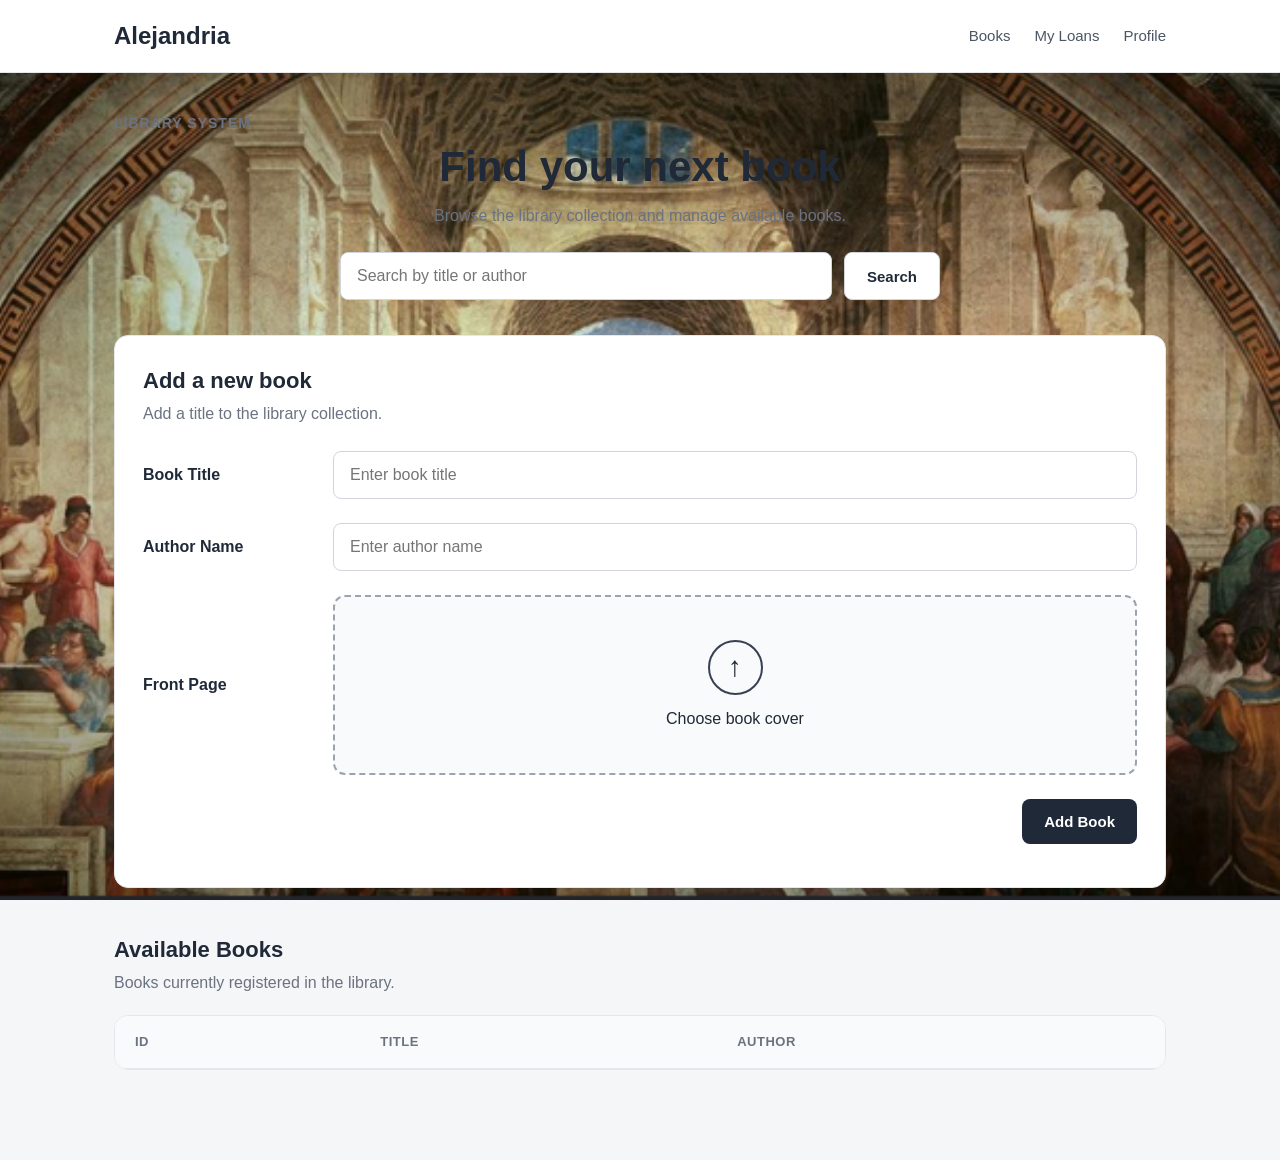
<file: frontend/index.html>
<!DOCTYPE html>
<html lang="en">

<head>
    <meta charset="UTF-8">
    <meta name="viewport" content="width=device-width, initial-scale=1.0">

    <title>Alejandria</title>

    <link rel="stylesheet" href="./css/style.css">
</head>

<body>

    <header class="navbar">
        <div class="navbar-container">

            <a href="#" class="logo">Alejandria</a>

            <nav class="nav-links">
                <a href="./books.html">Books</a>
                <a href="#">My Loans</a>
                <a href="#">Profile</a>
            </nav>

        </div>
    </header>

    <main class="container">

        <section class="hero">

            <p class="eyebrow">Library System</p>

            <h1>Find your next book</h1>

            <p class="hero-description">
                Browse the library collection and manage available books.
            </p>

            <div class="search-container">

                <input
                    type="search"
                    id="book-search"
                    placeholder="Search by title or author"
                >

                <button
                    type="button"
                    class="secondary-button"
                    id="search-button"
                >
                    Search
                </button>

            </div>

        </section>

        <section class="card">

            <div class="section-heading">

                <div>
                    <h2>Add a new book</h2>

                    <p>
                        Add a title to the library collection.
                    </p>
                </div>

            </div>

            <form id="book-form" class="book-form">

                <div class="form-row">

                    <label for="title">
                        Book Title
                    </label>

                    <input
                        type="text"
                        id="title"
                        name="title"
                        placeholder="Enter book title"
                        required
                    >

                </div>

                <div class="form-row">

                    <label for="author">
                        Author Name
                    </label>

                    <input
                        type="text"
                        id="author"
                        name="author"
                        placeholder="Enter author name"
                        required
                    >

                </div>

                <div class="form-row">

                    <label for="front-page">
                        Front Page
                    </label>

                    <div class="cover-container">

                        <label
                            for="front-page"
                            class="cover-upload"
                        >

                            <div class="upload-icon">
                                ↑
                            </div>

                            <span>
                                Choose book cover
                            </span>

                        </label>

                        <input
                            type="file"
                            id="front-page"
                            name="front-page"
                            accept="image/*"
                            hidden
                        >

                    </div>

                </div>

                <div class="form-actions">

                    <button
                        type="submit"
                        class="primary-button"
                    >
                        Add Book
                    </button>

                </div>

            </form>

            <p
                id="form-message"
                class="form-message"
            ></p>

        </section>

        <section class="books-section">

            <div class="section-heading">

                <div>

                    <h2>Available Books</h2>

                    <p>
                        Books currently registered in the library.
                    </p>

                </div>

            </div>

            <div class="table-container">

                <table>

                    <thead>

                        <tr>
                            <th>ID</th>
                            <th>Title</th>
                            <th>Author</th>
                        </tr>

                    </thead>

                    <tbody id="books-list">
                    </tbody>

                </table>

            </div>

        </section>

    </main>

    <script src="./js/app.js"></script>

</body>

</html>
</file>
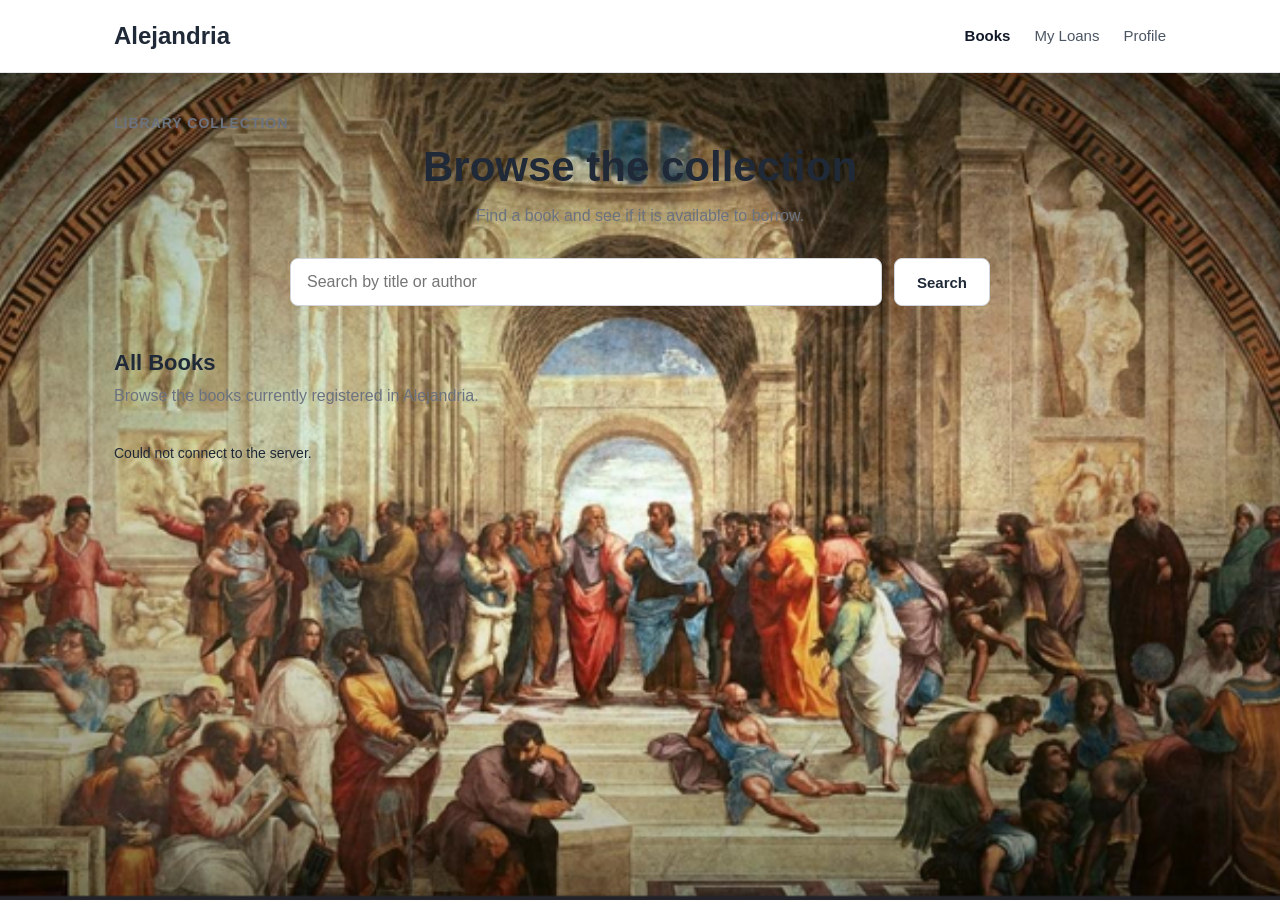
<file: frontend/books.html>
<!DOCTYPE html>
<html lang="en">

<head>
    <meta charset="UTF-8">
    <meta name="viewport" content="width=device-width, initial-scale=1.0">

    <title>Books - Alejandria</title>

    <link rel="stylesheet" href="./css/style.css">
    <link rel="stylesheet" href="./css/style_books.css">
</head>

<body>

    <header class="navbar">

        <div class="navbar-container">

            <a href="./index.html" class="logo">
                Alejandria
            </a>

            <nav class="nav-links">
                <a href="./books.html" class="active">
                    Books
                </a>

                <a href="#">
                    My Loans
                </a>

                <a href="#">
                    Profile
                </a>
            </nav>

        </div>

    </header>


    <main class="container">

        <section class="books-hero">

            <p class="eyebrow">
                Library Collection
            </p>

            <h1>
                Browse the collection
            </h1>

            <p class="hero-description">
                Find a book and see if it is available to borrow.
            </p>


            <div class="books-search-container">

                <input
                    type="search"
                    id="book-search"
                    placeholder="Search by title or author"
                >

                <button
                    type="button"
                    class="secondary-button"
                    id="search-button"
                >
                    Search
                </button>

            </div>

        </section>


        <section class="books-section">

            <div class="section-heading">

                <div>

                    <h2>
                        All Books
                    </h2>

                    <p>
                        Browse the books currently registered in Alejandria.
                    </p>

                </div>

            </div>


            <div
                id="books-grid"
                class="books-grid"
            >
                <!-- Books will be loaded here by JavaScript -->
            </div>


            <p
                id="books-message"
                class="form-message"
            ></p>

        </section>

    </main>


    <script src="./js/book.js"></script>

</body>

</html>
</file>
<file: frontend/css/style.css>
/* =========================
   RESET
   ========================= */

* {
    margin: 0;
    padding: 0;
    box-sizing: border-box;
}

body {
    font-family: Arial, Helvetica, sans-serif;
    background: #f5f6f8;
    color: #1f2937;
    line-height: 1.5;

    background-image: url("../images/alejandria.png");
    background-size: cover;
    background-position: center;
    background-repeat: no-repeat;
    background-attachment: fixed;

    min-height: 100vh;
}


/* =========================
   NAVBAR
   ========================= */

.navbar {
    background: white;
    border-bottom: 1px solid #e5e7eb;
}

.navbar-container {
    max-width: 1100px;
    margin: 0 auto;

    padding: 18px 24px;

    display: flex;
    align-items: center;
    justify-content: space-between;
}

.logo {
    text-decoration: none;
    font-size: 24px;
    font-weight: 700;
    color: #1f2937;
}

.nav-links {
    display: flex;
    gap: 24px;
}

.nav-links a {
    text-decoration: none;
    color: #4b5563;
    font-size: 15px;
}

.nav-links a:hover {
    color: #111827;
}


/* =========================
   MAIN CONTAINER
   ========================= */

.container {
    max-width: 1100px;
    margin: 0 auto;

    padding: 40px 24px;
}


/* =========================
   HERO
   ========================= */

.hero {
    margin-bottom: 35px;
}

.eyebrow {
    margin-bottom: 8px;

    font-size: 14px;
    font-weight: 600;

    color: #6b7280;
    text-transform: uppercase;
    letter-spacing: 1px;
}

.hero h1 {
    margin-bottom: 12px;

    text-align: center;

    font-size: 42px;
    line-height: 1.2;
}

.hero-description {
    margin-bottom: 24px;

    text-align: center;

    color: #6b7280;
}


/* =========================
   SEARCH
   ========================= */

.search-container {
    display: flex;
    gap: 12px;

    max-width: 600px;
    margin: 0 auto;
}

.search-container input {
    flex: 1;

    padding: 14px 16px;

    border: 1px solid #d1d5db;
    border-radius: 8px;

    background: white;

    font-size: 16px;
}

.search-container input:focus {
    outline: none;
    border-color: #6b8fc9;
}


/* =========================
   BUTTONS
   ========================= */

.primary-button,
.secondary-button {
    border: none;
    border-radius: 8px;

    padding: 14px 22px;

    font-size: 15px;
    font-weight: 600;

    cursor: pointer;
}

.primary-button {
    background: #1f2937;
    color: white;
}

.primary-button:hover {
    background: #111827;
}

.secondary-button {
    background: white;
    color: #1f2937;

    border: 1px solid #d1d5db;
}

.secondary-button:hover {
    background: #f3f4f6;
}


/* =========================
   CARD
   ========================= */

.card {
    background: white;

    border: 1px solid #e5e7eb;
    border-radius: 14px;

    padding: 28px;

    margin-bottom: 45px;
}

.section-heading {
    margin-bottom: 20px;
}

.section-heading h2 {
    margin-bottom: 5px;

    font-size: 22px;
}

.section-heading p {
    color: #6b7280;
}


/* =========================
   BOOK FORM
   ========================= */

.book-form {
    display: flex;
    flex-direction: column;

    gap: 24px;

    margin-top: 25px;

    padding: 0;

    background: transparent;
}

.form-row {
    display: grid;

    grid-template-columns: 160px 1fr;

    gap: 30px;

    align-items: center;
}

.form-row > label:first-child {
    font-size: 16px;
    font-weight: 600;

    color: #1f2937;
}

.form-row input[type="text"] {
    width: 100%;

    padding: 14px 16px;

    border: 1px solid #d1d5db;
    border-radius: 8px;

    background: white;

    font-size: 16px;

    box-sizing: border-box;
}

.form-row input[type="text"]:focus {
    outline: none;

    border-color: #6b8fc9;
}


/* =========================
   BOOK COVER UPLOAD
   ========================= */

.cover-container {
    width: 100%;
}

.cover-upload {
    width: 100%;

    min-height: 180px;

    display: flex;
    flex-direction: column;

    align-items: center;
    justify-content: center;

    gap: 12px;

    border: 2px dashed #9ca3af;
    border-radius: 12px;

    background: #f9fafb;

    cursor: pointer;

    box-sizing: border-box;
}

.cover-upload:hover {
    background: #f3f4f6;

    border-color: #6b8fc9;
}

.upload-icon {
    width: 55px;
    height: 55px;

    display: flex;
    align-items: center;
    justify-content: center;

    border: 2px solid #374151;
    border-radius: 50%;

    font-size: 28px;
    font-weight: bold;
}


/* =========================
   FORM ACTIONS
   ========================= */

.form-actions {
    display: flex;

    justify-content: flex-end;
}

.form-message {
    margin-top: 15px;

    font-size: 14px;
}


/* =========================
   BOOKS SECTION
   ========================= */

.books-section {
    margin-bottom: 50px;
}

.table-container {
    overflow-x: auto;

    background: white;

    border: 1px solid #e5e7eb;
    border-radius: 14px;
}

table {
    width: 100%;

    border-collapse: collapse;
}

thead {
    background: #f9fafb;
}

th,
td {
    padding: 16px 20px;

    text-align: left;

    border-bottom: 1px solid #e5e7eb;
}

th {
    font-size: 13px;

    text-transform: uppercase;
    letter-spacing: 0.5px;

    color: #6b7280;
}

td {
    font-size: 15px;

    color: #1f2937;
}

tbody tr:last-child td {
    border-bottom: none;
}


/* =========================
   RESPONSIVE
   ========================= */

@media (max-width: 700px) {

    .navbar-container {
        flex-direction: column;
        gap: 15px;
    }

    .nav-links {
        gap: 15px;
    }

    .hero h1 {
        font-size: 32px;
    }

    .search-container {
        flex-direction: column;
    }

    .form-row {
        grid-template-columns: 1fr;

        gap: 8px;
    }

    .form-actions {
        justify-content: stretch;
    }

    .form-actions .primary-button {
        width: 100%;
    }

    .card {
        padding: 20px;
    }
}
</file>
<file: frontend/css/style_books.css>
/* =========================
   BOOK CARDS
   ========================= */

.books-hero {
    margin-bottom: 40px;
}

.books-hero h1 {
    margin-bottom: 12px;

    text-align: center;

    font-size: 42px;
    line-height: 1.2;
}

.books-search-container {
    display: flex;

    gap: 12px;

    max-width: 700px;

    margin: 30px auto 0;
}

.books-search-container input {
    flex: 1;

    padding: 14px 16px;

    border: 1px solid #d1d5db;
    border-radius: 8px;

    background: white;

    font-size: 16px;
}

.books-search-container input:focus {
    outline: none;

    border-color: #6b8fc9;
}


/* =========================
   BOOK GRID
   ========================= */

.books-grid {
    display: grid;

    grid-template-columns: repeat(4, 1fr);

    gap: 24px;
}


/* =========================
   BOOK CARD
   ========================= */

.book-card {
    display: flex;

    flex-direction: column;

    overflow: hidden;

    background: white;

    border: 1px solid #e5e7eb;

    border-radius: 14px;

    transition:
        transform 0.2s ease,
        box-shadow 0.2s ease;
}

.book-card:hover {
    transform: translateY(-4px);

    box-shadow: 0 10px 25px rgba(0, 0, 0, 0.08);
}


/* =========================
   BOOK COVER
   ========================= */

.book-cover {
    height: 260px;

    display: flex;

    align-items: center;
    justify-content: center;

    background: #f3f4f6;

    border-bottom: 1px solid #e5e7eb;

    color: #9ca3af;

    font-size: 14px;
}


/* =========================
   BOOK CARD CONTENT
   ========================= */

.book-card-content {
    display: flex;

    flex-direction: column;

    gap: 10px;

    padding: 20px;
}

.book-card-content h3 {
    font-size: 18px;

    line-height: 1.3;

    color: #1f2937;
}

.book-author {
    color: #6b7280;

    font-size: 14px;
}


/* =========================
   BOOK STATUS
   ========================= */

.book-status {
    width: fit-content;

    padding: 5px 9px;

    border-radius: 20px;

    background: #ecfdf5;

    color: #047857;

    font-size: 12px;

    font-weight: 600;
}


/* =========================
   BORROW BUTTON
   ========================= */

.borrow-button {
    width: 100%;

    margin-top: 8px;
}


/* =========================
   ACTIVE NAVIGATION
   ========================= */

.nav-links a.active {
    color: #111827;

    font-weight: 600;
}


/* =========================
   RESPONSIVE BOOK GRID
   ========================= */

@media (max-width: 1000px) {

    .books-grid {
        grid-template-columns: repeat(3, 1fr);
    }

}

@media (max-width: 750px) {

    .books-grid {
        grid-template-columns: repeat(2, 1fr);
    }

}

@media (max-width: 500px) {

    .books-grid {
        grid-template-columns: 1fr;
    }

    .books-search-container {
        flex-direction: column;
    }

    .books-hero h1 {
        font-size: 32px;
    }

}
</file>
